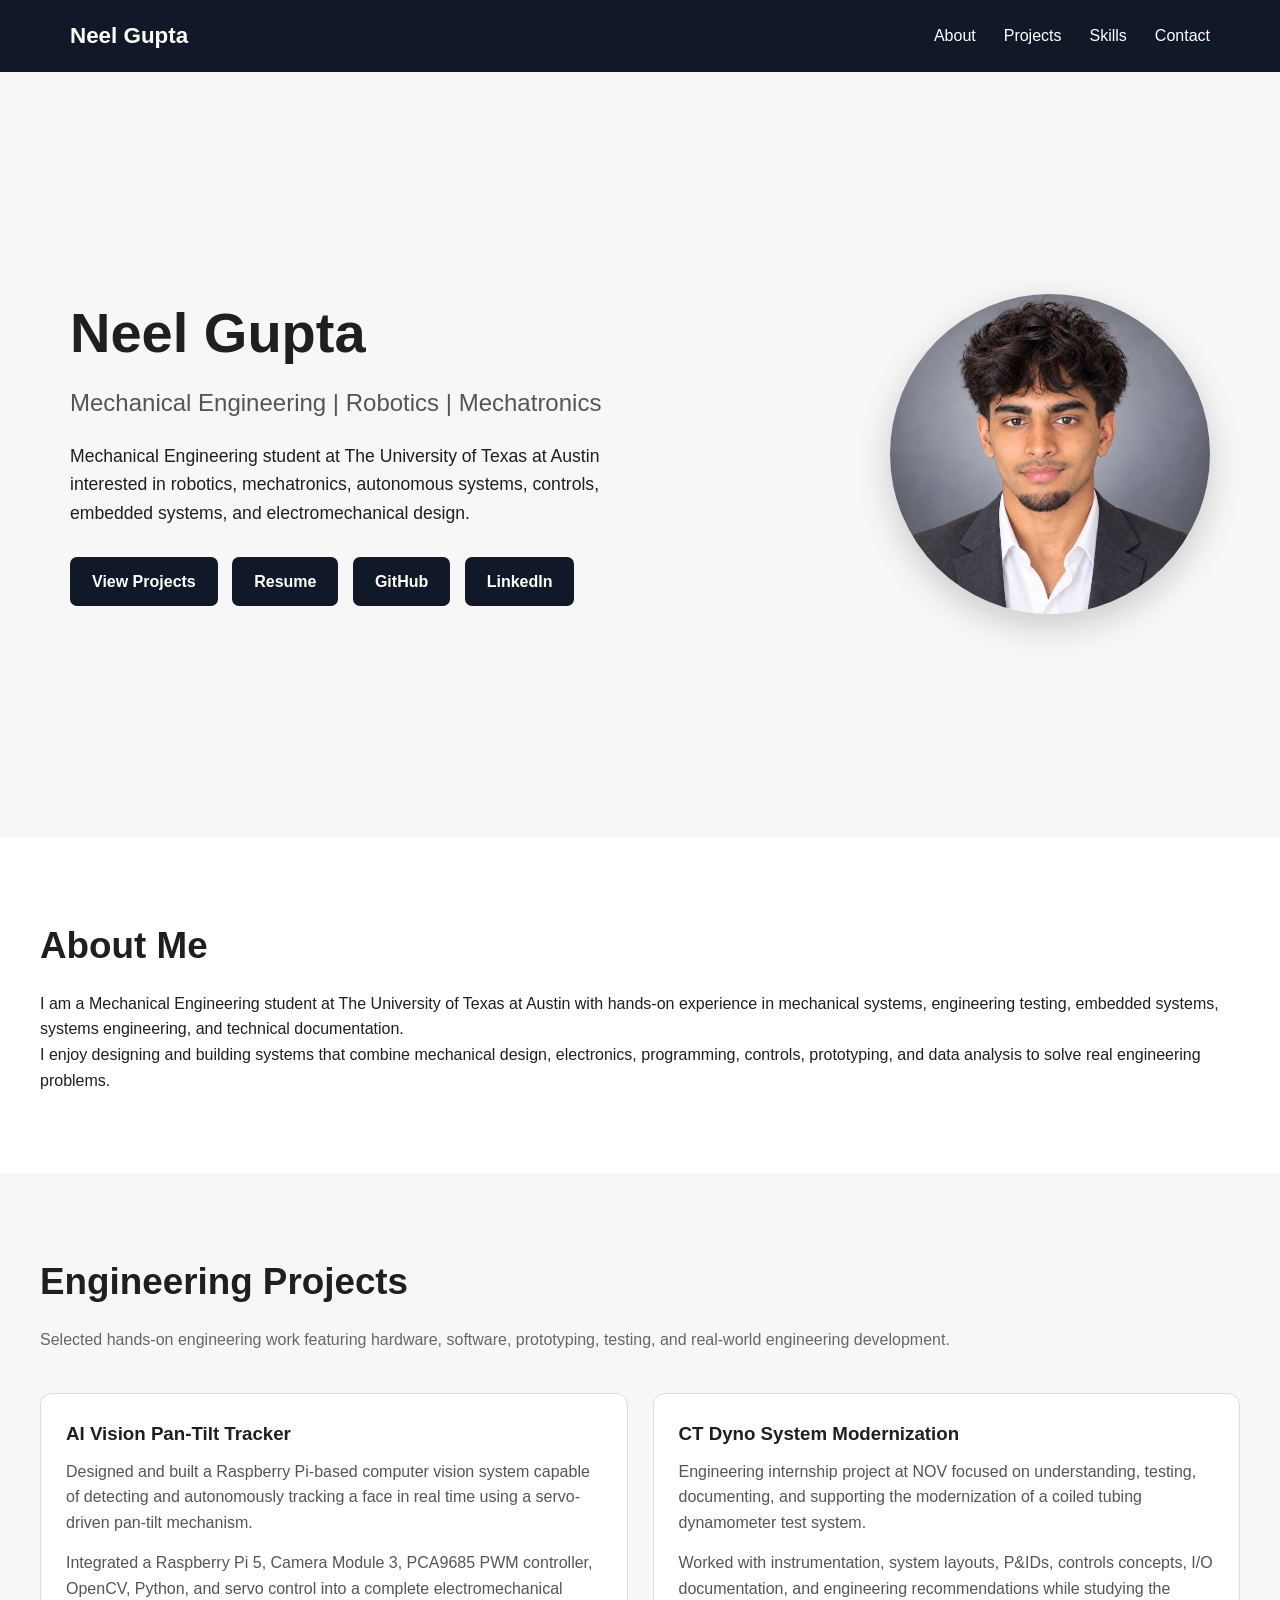
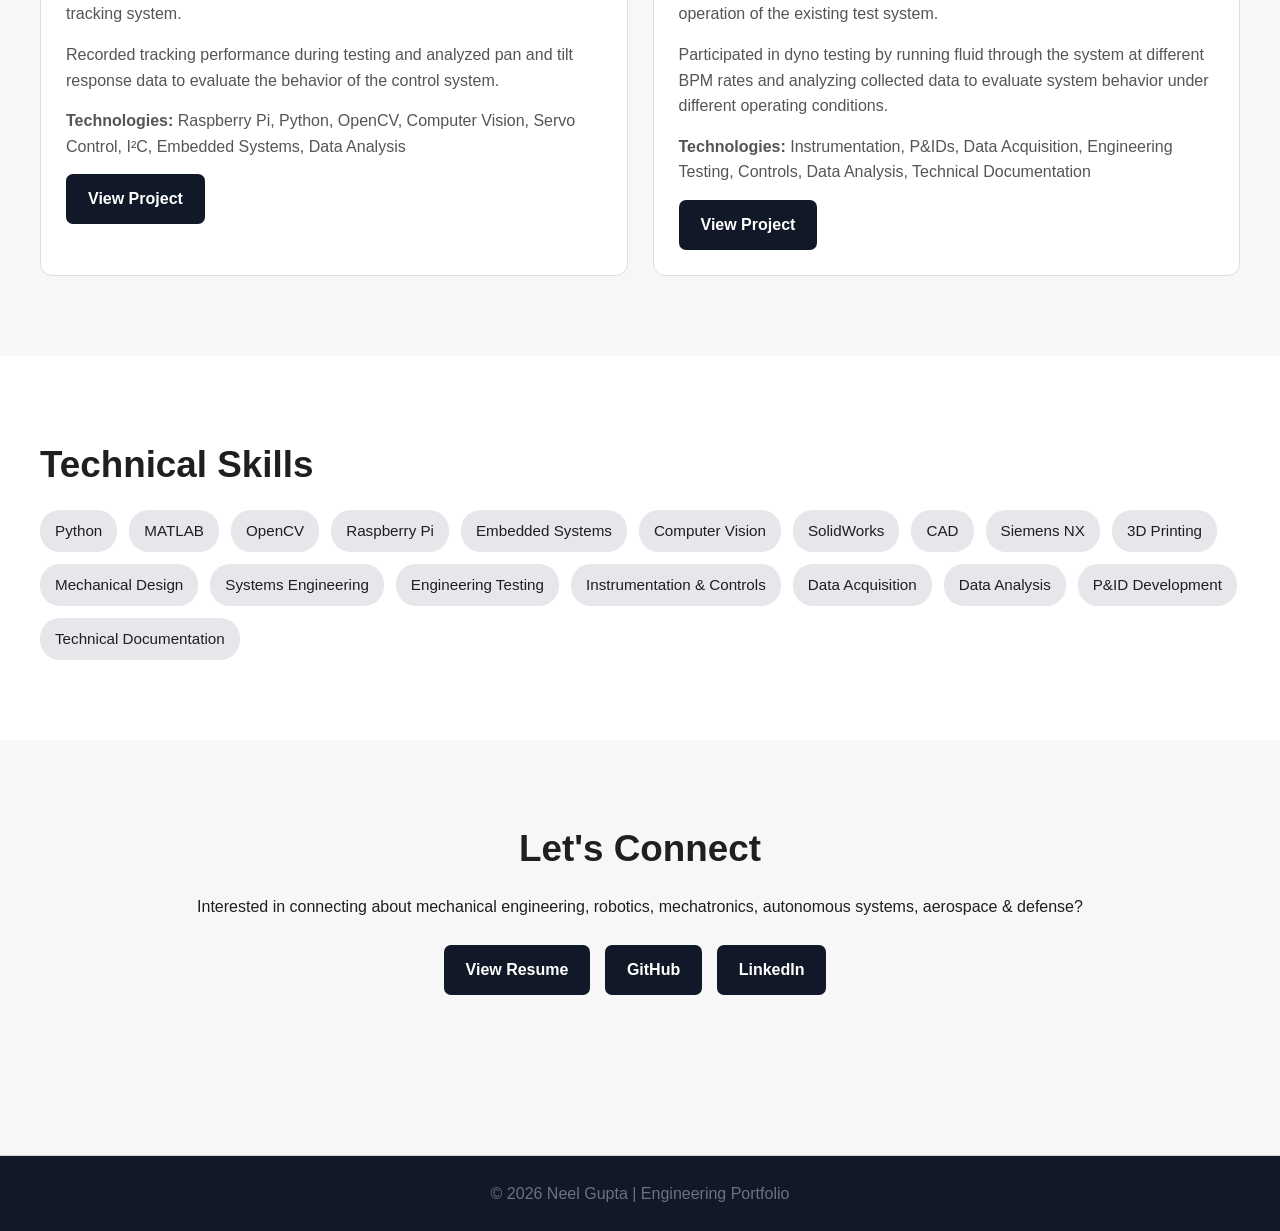
<file: index.html>
<!DOCTYPE html>
<html lang="en">

<head>
  <meta charset="UTF-8">

  <meta name="viewport" content="width=device-width, initial-scale=1.0">

  <title>Neel Gupta | Engineering Portfolio</title>

  <link rel="stylesheet" href="style.css">
</head>


<body>


  <!-- ========================================= -->
  <!-- NAVIGATION -->
  <!-- ========================================= -->

  <header>

    <nav>

      <h1>Neel Gupta</h1>

      <ul>

        <li>
          <a href="#about">About</a>
        </li>

        <li>
          <a href="#projects">Projects</a>
        </li>

        <li>
          <a href="#skills">Skills</a>
        </li>

        <li>
          <a href="#contact">Contact</a>
        </li>

      </ul>

    </nav>

  </header>



  <main>


    <!-- ========================================= -->
    <!-- HERO SECTION -->
    <!-- ========================================= -->

    <section class="hero">

      <div class="hero-text">

        <h1>Neel Gupta</h1>

        <h2>
          Mechanical Engineering | Robotics | Mechatronics
        </h2>

        <p>
          Mechanical Engineering student at The University of Texas at Austin
          interested in robotics, mechatronics, autonomous systems, controls,
          embedded systems, and electromechanical design.
        </p>


        <a
          class="btn"
          href="#projects">

          View Projects

        </a>


        <a
          class="btn"
          href="Neel_Gupta_Resume.pdf?v=2"
          target="_blank">

          Resume

        </a>


        <a
          class="btn"
          href="https://github.com/neelgupta03"
          target="_blank"
          rel="noopener noreferrer">

          GitHub

        </a>


        <a
          class="btn"
          href="https://www.linkedin.com/in/neel-gupta-011253328/"
          target="_blank"
          rel="noopener noreferrer">

          LinkedIn

        </a>

      </div>



      <!-- HEADSHOT -->

      <div class="hero-image">

        <img
          src="headshot.png?v=2"
          alt="Neel Gupta"
          style="
            width: 320px;
            height: 320px;
            object-fit: cover;
            border-radius: 50%;
            box-shadow: 0 12px 35px rgba(0,0,0,0.18);
          ">

      </div>

    </section>



    <!-- ========================================= -->
    <!-- ABOUT -->
    <!-- ========================================= -->

    <section id="about">

      <div class="container">

        <h2>About Me</h2>

        <p>
          I am a Mechanical Engineering student at The University of Texas at
          Austin with hands-on experience in mechanical systems, engineering
          testing, embedded systems, systems engineering, and technical
          documentation.
        </p>

        <p>
          I enjoy designing and building systems that combine mechanical
          design, electronics, programming, controls, prototyping, and
          data analysis to solve real engineering problems.
        </p>

      </div>

    </section>



    <!-- ========================================= -->
    <!-- PROJECTS -->
    <!-- ========================================= -->

    <section id="projects">

      <div class="container">

        <h2>Engineering Projects</h2>

        <p class="section-description">
          Selected hands-on engineering work featuring hardware,
          software, prototyping, testing, and real-world engineering
          development.
        </p>



        <div class="project-grid">


          <!-- ========================================= -->
          <!-- AI VISION TRACKER -->
          <!-- ========================================= -->

          <div class="project-card">

            <h3>AI Vision Pan-Tilt Tracker</h3>

            <p>
              Designed and built a Raspberry Pi-based computer vision system
              capable of detecting and autonomously tracking a face in real
              time using a servo-driven pan-tilt mechanism.
            </p>

            <p>
              Integrated a Raspberry Pi 5, Camera Module 3, PCA9685 PWM
              controller, OpenCV, Python, and servo control into a complete
              electromechanical tracking system.
            </p>

            <p>
              Recorded tracking performance during testing and analyzed
              pan and tilt response data to evaluate the behavior of the
              control system.
            </p>

            <p>
              <strong>Technologies:</strong>
              Raspberry Pi, Python, OpenCV, Computer Vision,
              Servo Control, I²C, Embedded Systems, Data Analysis
            </p>


            <a
              class="btn"
              href="tracker.html">

              View Project

            </a>

          </div>



          <!-- ========================================= -->
          <!-- NOV INTERNSHIP PROJECT -->
          <!-- ========================================= -->

          <div class="project-card">

            <h3>CT Dyno System Modernization</h3>

            <p>
              Engineering internship project at NOV focused on understanding,
              testing, documenting, and supporting the modernization of a
              coiled tubing dynamometer test system.
            </p>

            <p>
              Worked with instrumentation, system layouts, P&amp;IDs,
              controls concepts, I/O documentation, and engineering
              recommendations while studying the operation of the existing
              test system.
            </p>

            <p>
              Participated in dyno testing by running fluid through the
              system at different BPM rates and analyzing collected data
              to evaluate system behavior under different operating
              conditions.
            </p>

            <p>
              <strong>Technologies:</strong>
              Instrumentation, P&amp;IDs, Data Acquisition,
              Engineering Testing, Controls, Data Analysis,
              Technical Documentation
            </p>


            <a
              class="btn"
              href="nov.html">

              View Project

            </a>

          </div>


        </div>

      </div>

    </section>

    <!-- ========================================= -->
    <!-- SKILLS -->
    <!-- ========================================= -->

    <section id="skills">

      <div class="container">

        <h2>Technical Skills</h2>


        <div class="skills">

          <span>Python</span>

          <span>MATLAB</span>

          <span>OpenCV</span>

          <span>Raspberry Pi</span>

          <span>Embedded Systems</span>

          <span>Computer Vision</span>

          <span>SolidWorks</span>

          <span>CAD</span>

          <span>Siemens NX</span>

          <span>3D Printing</span>

          <span>Mechanical Design</span>

          <span>Systems Engineering</span>

          <span>Engineering Testing</span>

          <span>Instrumentation &amp; Controls</span>

          <span>Data Acquisition</span>

          <span>Data Analysis</span>

          <span>P&amp;ID Development</span>

          <span>Technical Documentation</span>

        </div>

      </div>

    </section>



    <!-- ========================================= -->
    <!-- CONTACT -->
    <!-- ========================================= -->

    <section id="contact">

      <div class="container contact">

        <h2>Let's Connect</h2>

        <p>
          Interested in connecting about mechanical engineering,
          robotics, mechatronics, autonomous systems,
          aerospace &amp; defense?
        </p>


        <a
          class="btn"
          href="Neel_Gupta_Resume.pdf?v=2"
          target="_blank">

          View Resume

        </a>


        <a
          class="btn"
          href="https://github.com/neelgupta03"
          target="_blank"
          rel="noopener noreferrer">

          GitHub

        </a>


        <a
          class="btn"
          href="https://www.linkedin.com/in/neel-gupta-011253328/"
          target="_blank"
          rel="noopener noreferrer">

          LinkedIn

        </a>

      </div>

    </section>


  </main>



  <!-- ========================================= -->
  <!-- FOOTER -->
  <!-- ========================================= -->

  <footer>

    <p>
      © 2026 Neel Gupta | Engineering Portfolio
    </p>

  </footer>


</body>

</html>
</file>
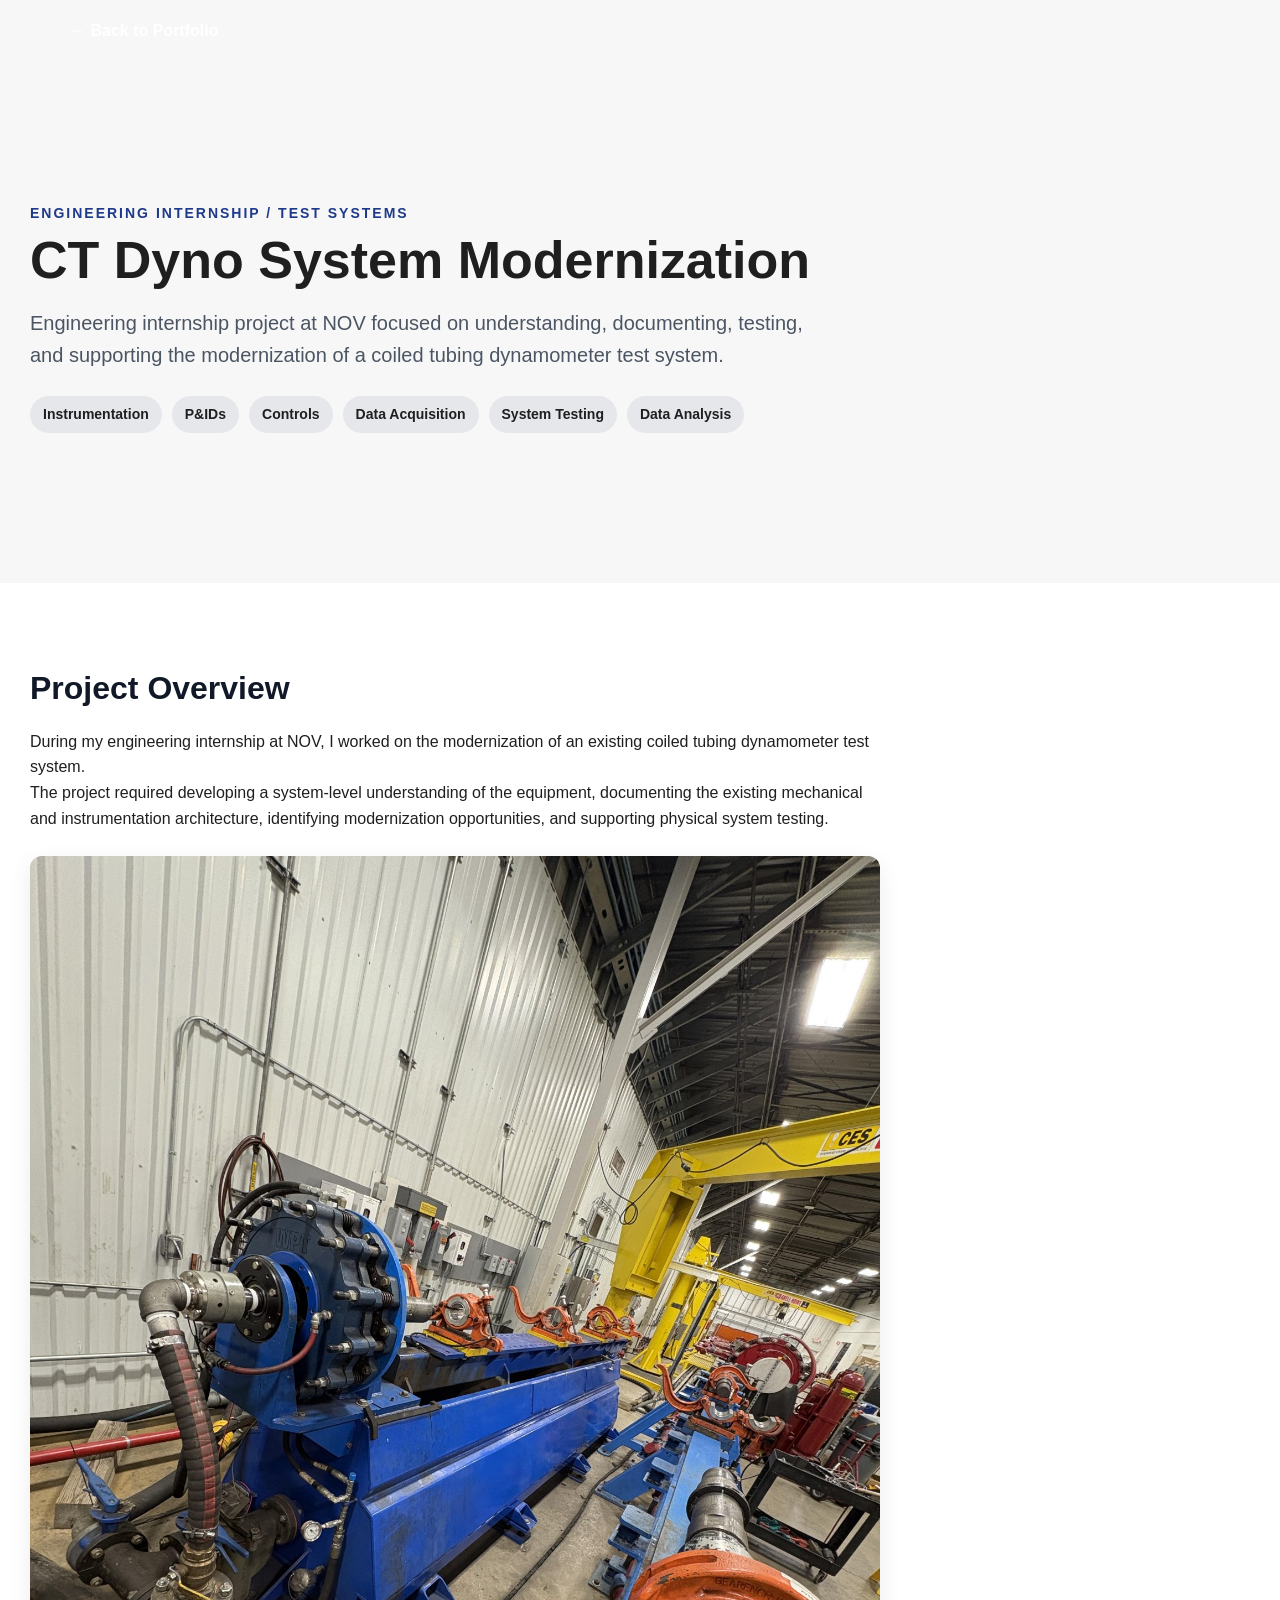
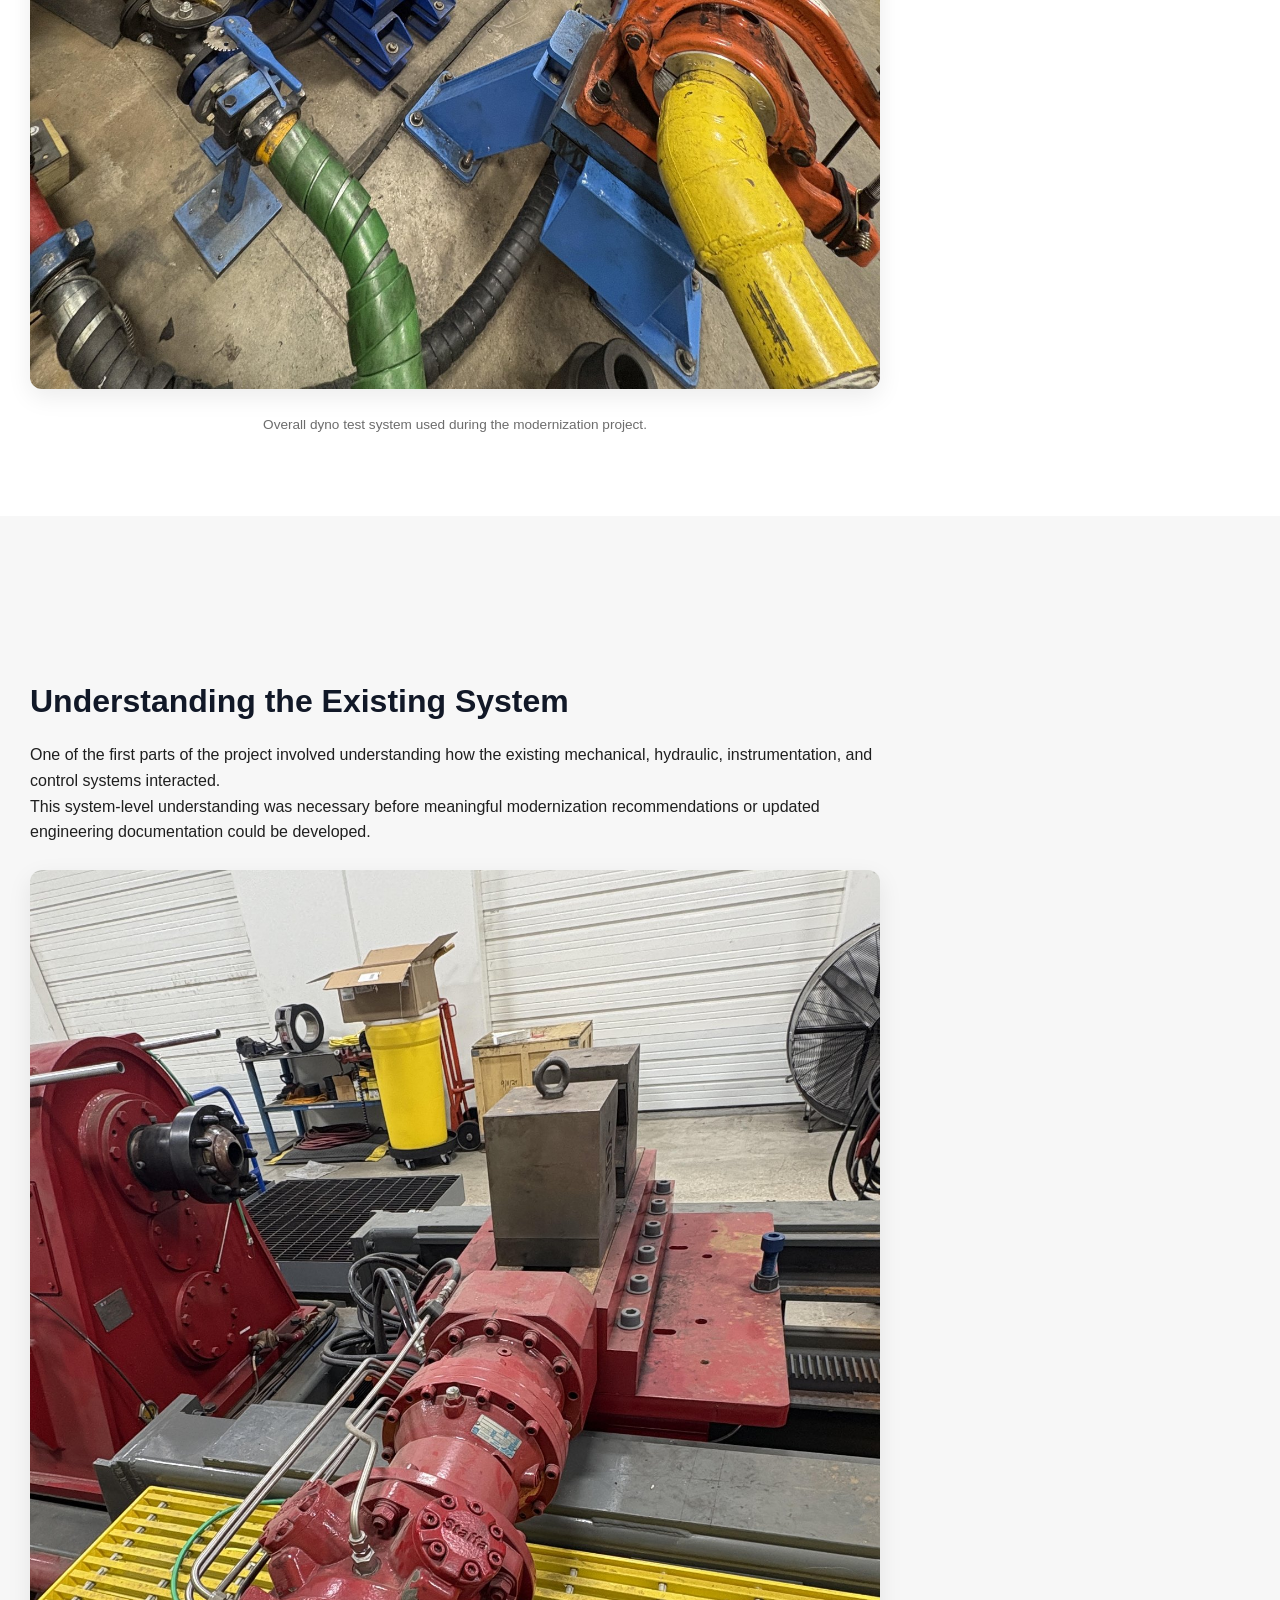
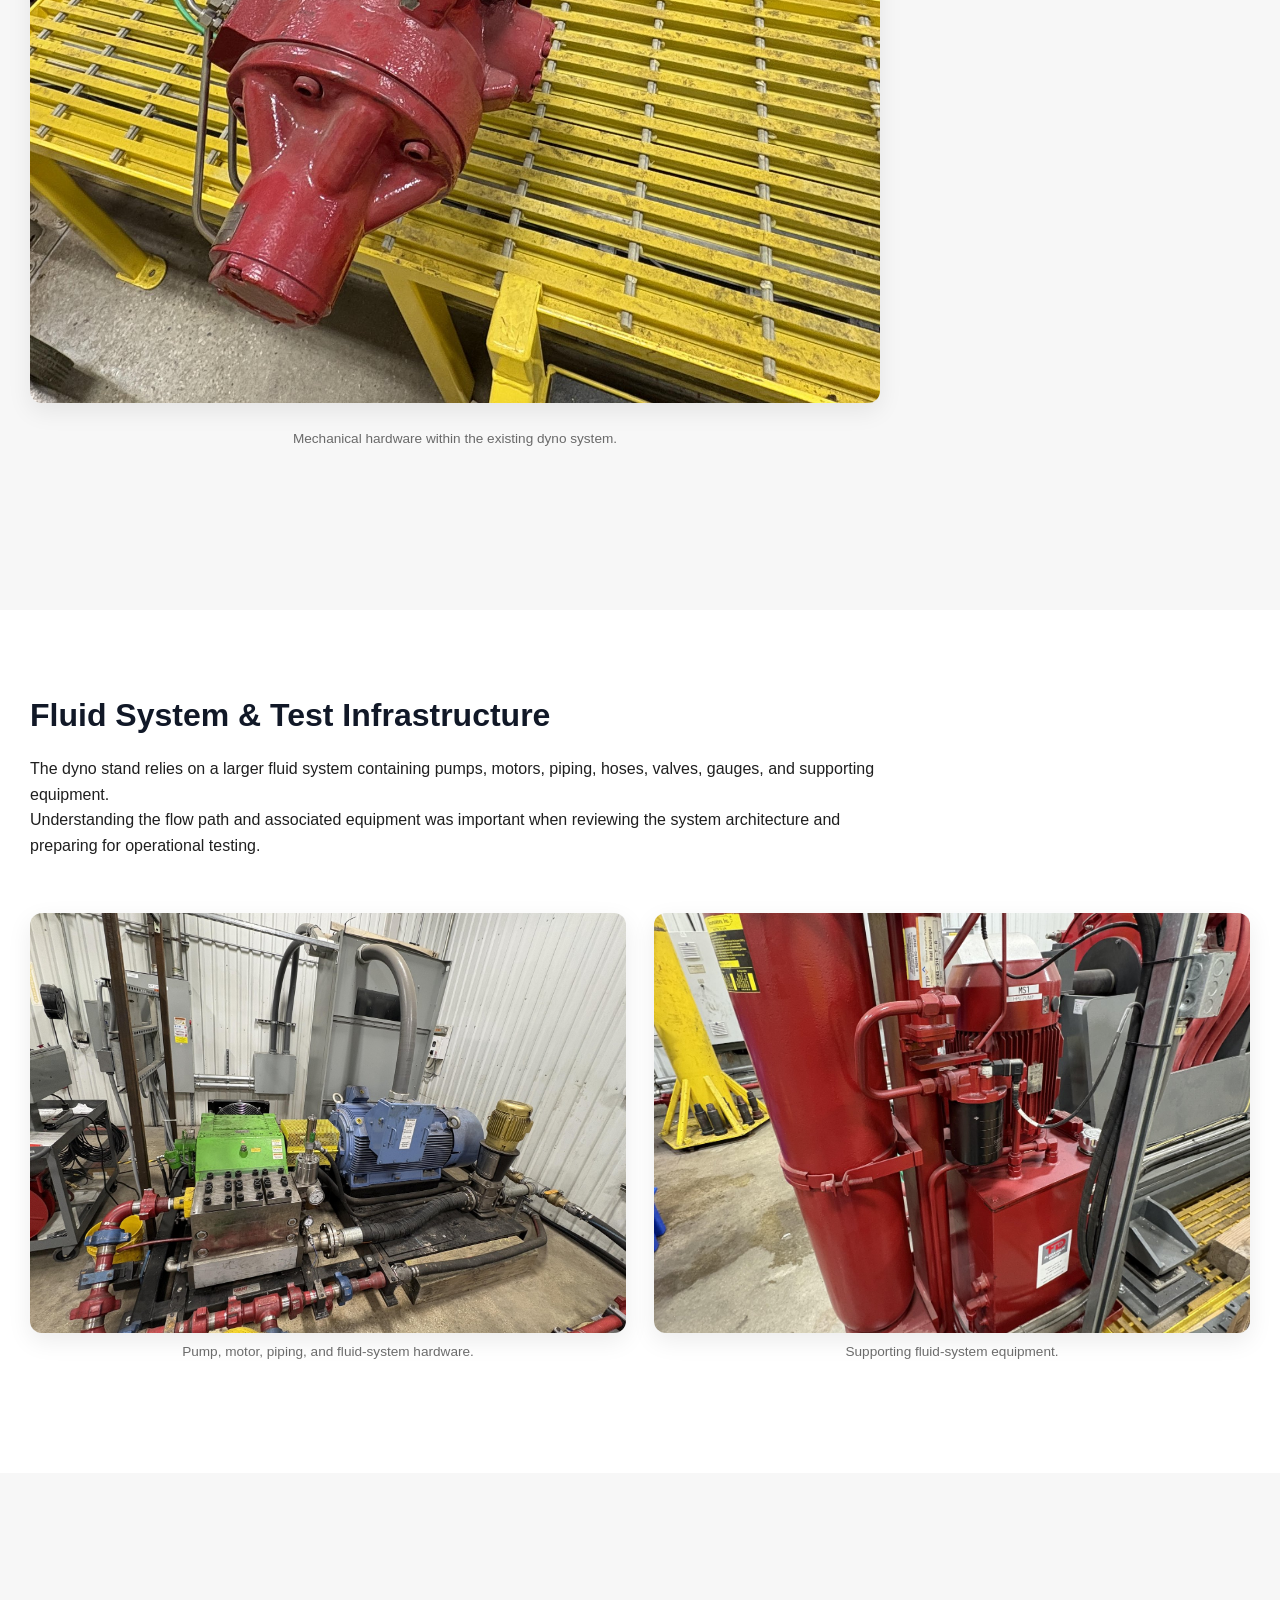
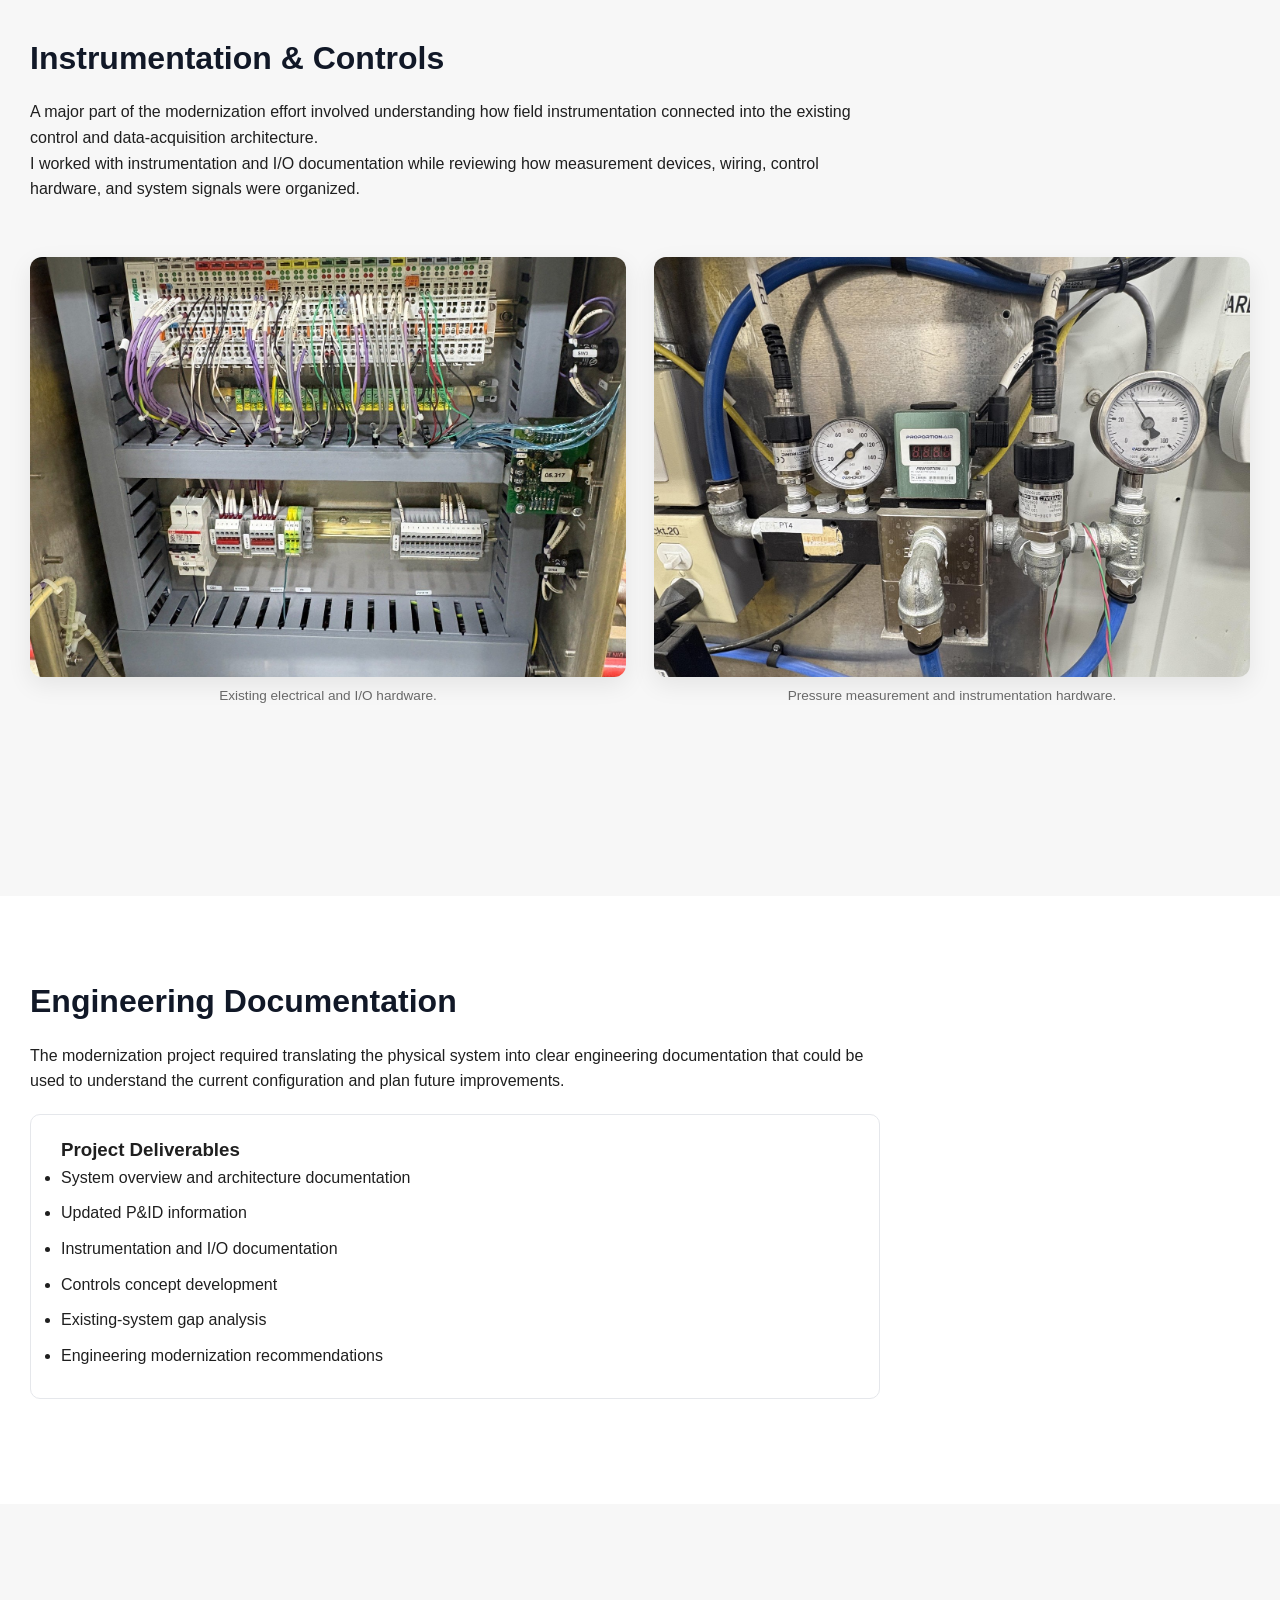
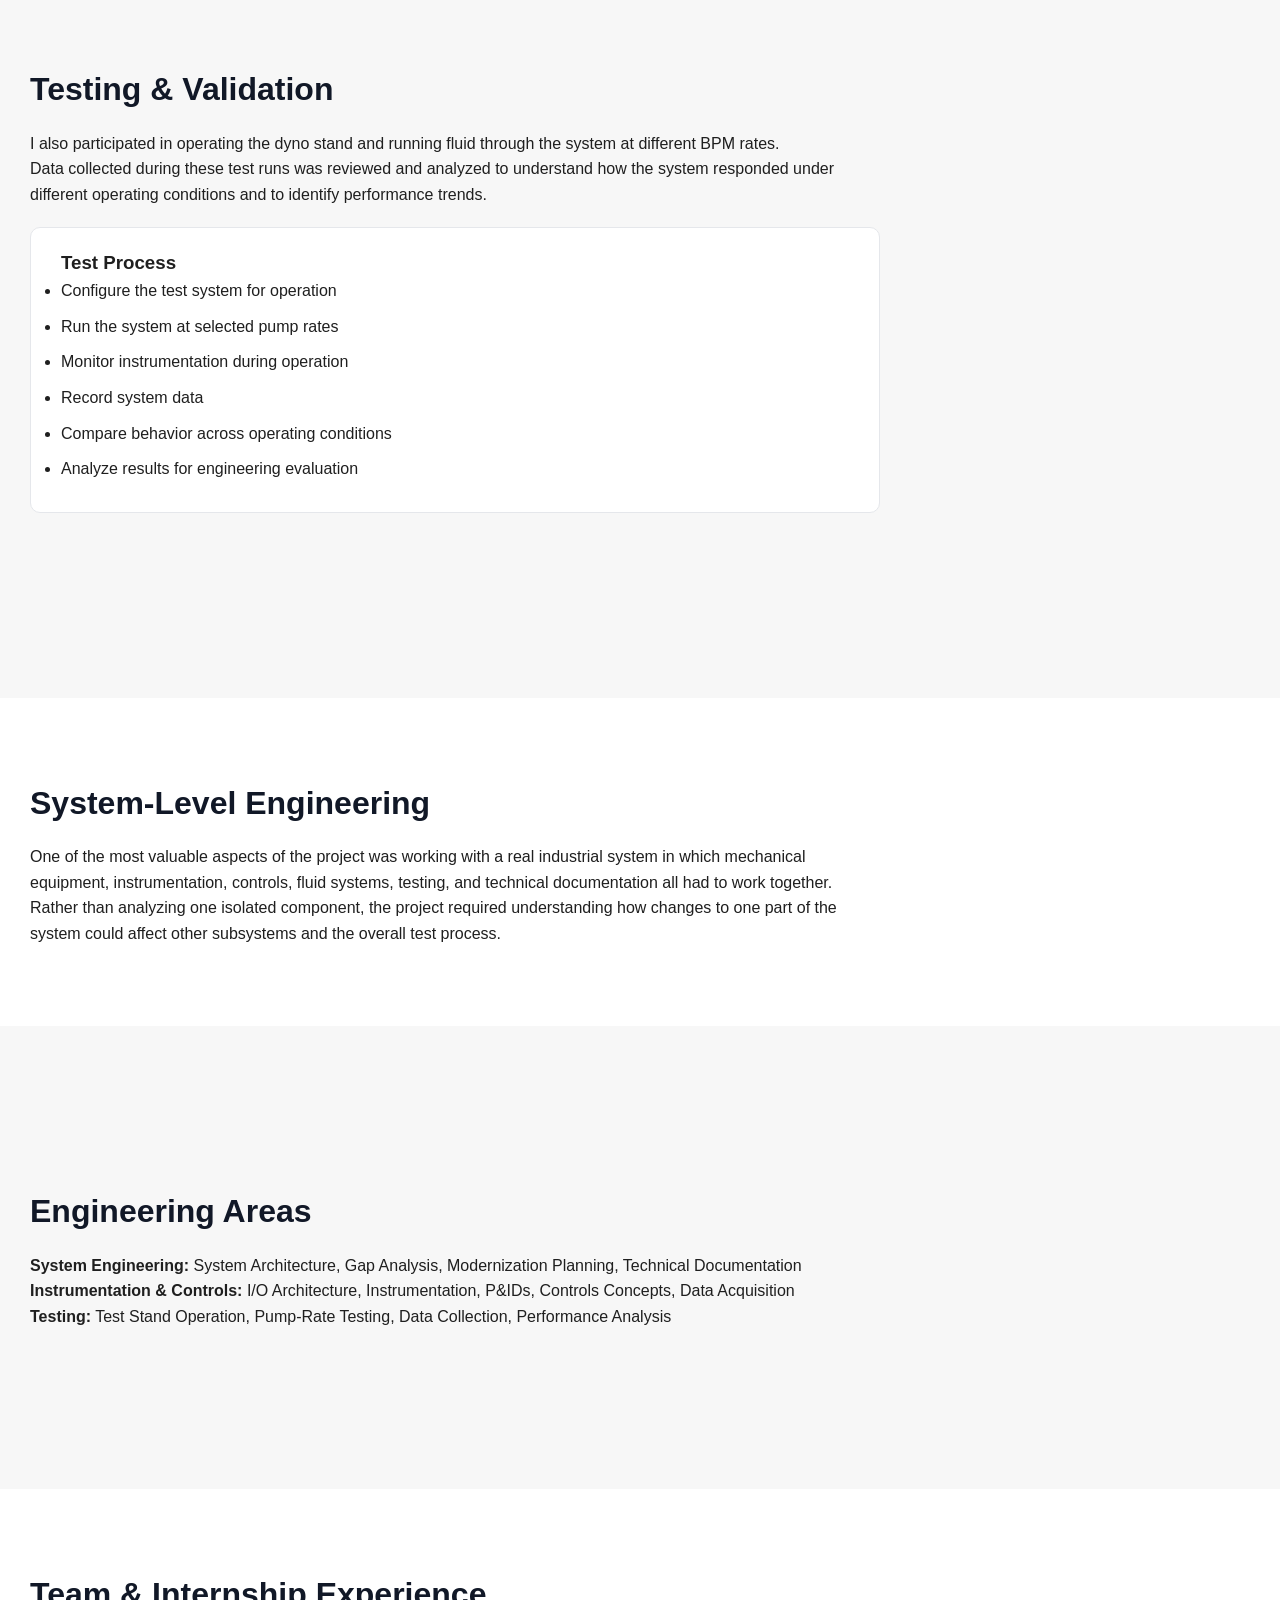
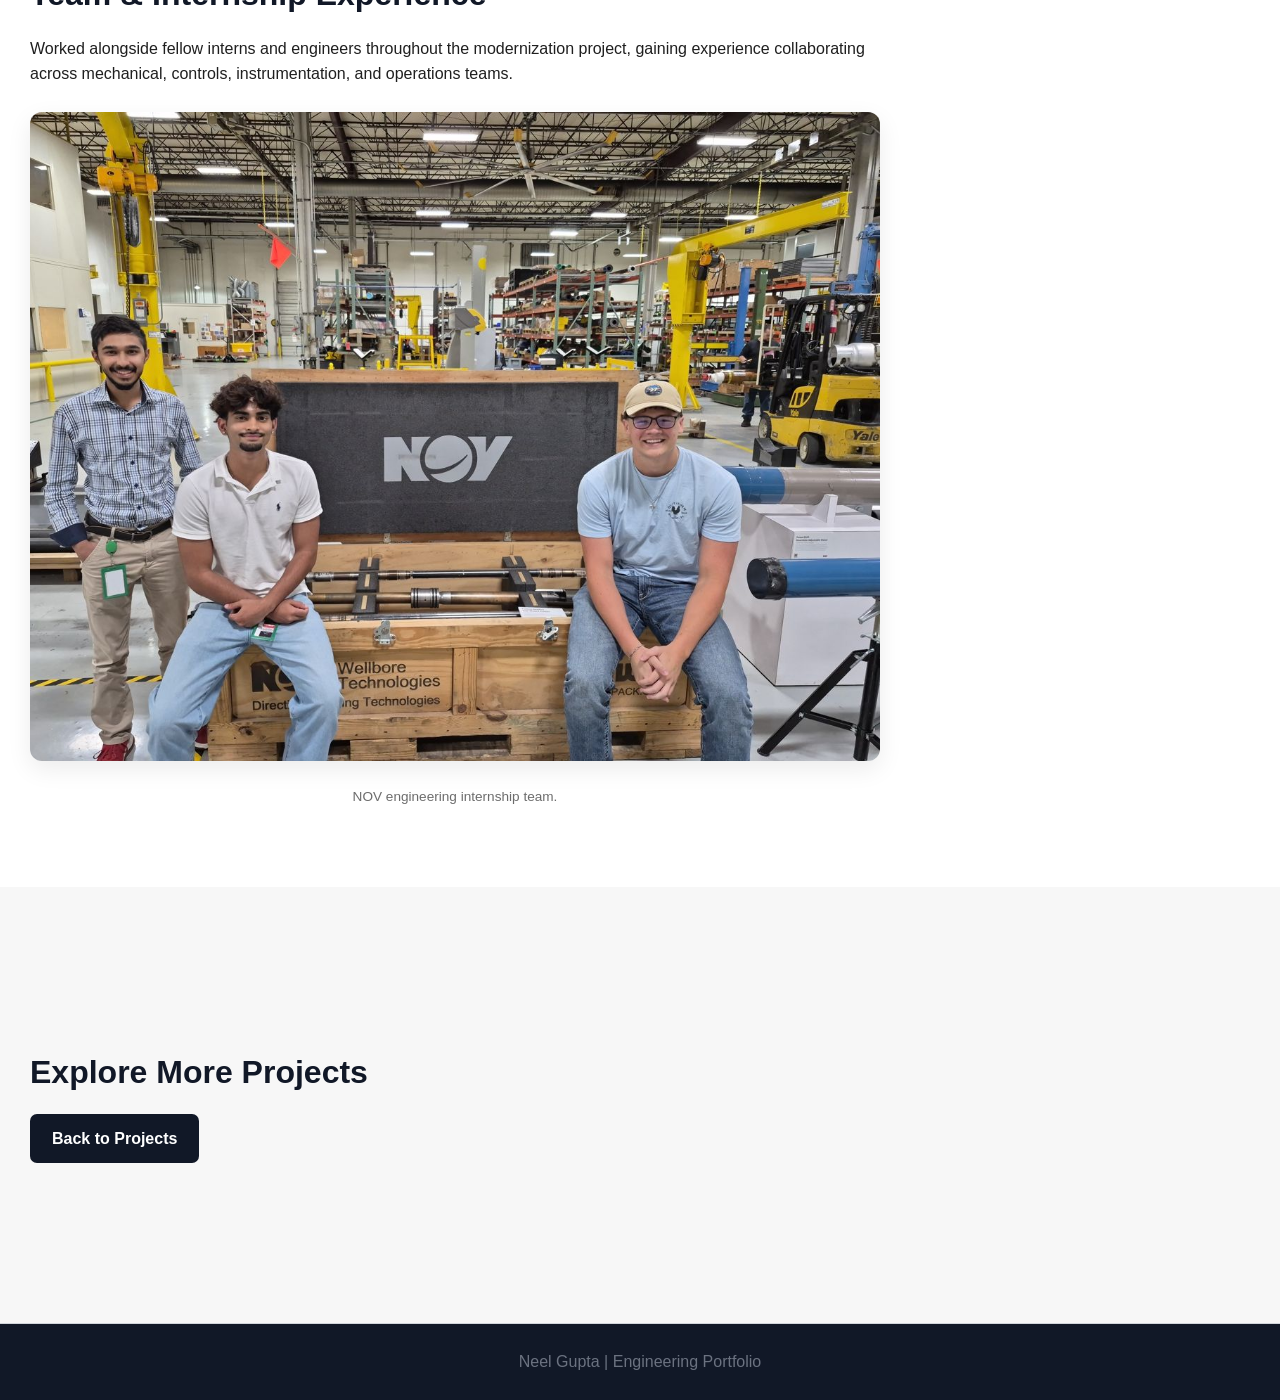
<file: nov.html>
<!DOCTYPE html>
<html lang="en">

<head>
    <meta charset="UTF-8">
    <meta name="viewport" content="width=device-width, initial-scale=1.0">

    <title>CT Dyno System Modernization | Neel Gupta</title>

    <link rel="stylesheet" href="style.css">
</head>

<body>

    <!-- ========================================= -->
    <!-- NAVIGATION -->
    <!-- ========================================= -->

    <nav class="navbar">
        <a href="index.html">
            ← Back to Portfolio
        </a>
    </nav>


    <!-- ========================================= -->
    <!-- PROJECT HEADER -->
    <!-- ========================================= -->

    <section class="project-header">

        <p class="project-label">
            ENGINEERING INTERNSHIP / TEST SYSTEMS
        </p>

        <h1>
            CT Dyno System Modernization
        </h1>

        <p class="project-intro">
            Engineering internship project at NOV focused on understanding,
            documenting, testing, and supporting the modernization of a
            coiled tubing dynamometer test system.
        </p>

        <div class="tech-tags">

            <span>Instrumentation</span>
            <span>P&amp;IDs</span>
            <span>Controls</span>
            <span>Data Acquisition</span>
            <span>System Testing</span>
            <span>Data Analysis</span>

        </div>

    </section>


    <!-- ========================================= -->
    <!-- PROJECT OVERVIEW -->
    <!-- ========================================= -->

    <section class="project-section">

        <h2>
            Project Overview
        </h2>

        <p>
            During my engineering internship at NOV, I worked on the
            modernization of an existing coiled tubing dynamometer test
            system.
        </p>

        <p>
            The project required developing a system-level understanding of
            the equipment, documenting the existing mechanical and
            instrumentation architecture, identifying modernization
            opportunities, and supporting physical system testing.
        </p>

        <img
            class="project-image"
            src="assets/nov/NOV-Dyno-Overview.jpg"
            alt="NOV coiled tubing dynamometer test system"
        >

        <p class="image-caption">
            Overall dyno test system used during the modernization project.
        </p>

    </section>


    <!-- ========================================= -->
    <!-- UNDERSTANDING THE EXISTING SYSTEM -->
    <!-- ========================================= -->

    <section class="project-section">

        <h2>
            Understanding the Existing System
        </h2>

        <p>
            One of the first parts of the project involved understanding how
            the existing mechanical, hydraulic, instrumentation, and control
            systems interacted.
        </p>

        <p>
            This system-level understanding was necessary before meaningful
            modernization recommendations or updated engineering
            documentation could be developed.
        </p>

        <img
            class="project-image"
            src="assets/nov/NOV-Mechanical-Assembly.jpg"
            alt="Mechanical assembly within the NOV dyno test system"
        >

        <p class="image-caption">
            Mechanical hardware within the existing dyno system.
        </p>

    </section>


    <!-- ========================================= -->
    <!-- FLUID SYSTEM -->
    <!-- ========================================= -->

    <section class="project-section">

        <h2>
            Fluid System &amp; Test Infrastructure
        </h2>

        <p>
            The dyno stand relies on a larger fluid system containing pumps,
            motors, piping, hoses, valves, gauges, and supporting equipment.
        </p>

        <p>
            Understanding the flow path and associated equipment was important
            when reviewing the system architecture and preparing for
            operational testing.
        </p>

        <div class="nov-image-grid">

            <div>

                <img
                    class="project-image"
                    src="assets/nov/NOV-Fluid-Power-Unit.jpg"
                    alt="Pump and motor equipment used with the NOV dyno system"
                >

                <p class="image-caption">
                    Pump, motor, piping, and fluid-system hardware.
                </p>

            </div>

            <div>

                <img
                    class="project-image"
                    src="assets/nov/NOV-Filtration-System.jpg"
                    alt="Fluid conditioning equipment associated with the dyno system"
                >

                <p class="image-caption">
                    Supporting fluid-system equipment.
                </p>

            </div>

        </div>

    </section>


    <!-- ========================================= -->
    <!-- INSTRUMENTATION -->
    <!-- ========================================= -->

    <section class="project-section">

        <h2>
            Instrumentation &amp; Controls
        </h2>

        <p>
            A major part of the modernization effort involved understanding
            how field instrumentation connected into the existing control
            and data-acquisition architecture.
        </p>

        <p>
            I worked with instrumentation and I/O documentation while reviewing
            how measurement devices, wiring, control hardware, and system
            signals were organized.
        </p>

        <div class="nov-image-grid">

            <div>

                <img
                    class="project-image"
                    src="assets/nov/NOV-IO-Panel.jpg"
                    alt="Electrical and I/O panel from the NOV dyno system"
                >

                <p class="image-caption">
                    Existing electrical and I/O hardware.
                </p>

            </div>

            <div>

                <img
                    class="project-image"
                    src="assets/nov/NOV-Pressure-Instrumentation.jpg"
                    alt="Pressure instrumentation installed in the NOV dyno system"
                >

                <p class="image-caption">
                    Pressure measurement and instrumentation hardware.
                </p>

            </div>

        </div>

    </section>


    <!-- ========================================= -->
    <!-- ENGINEERING DOCUMENTATION -->
    <!-- ========================================= -->

    <section class="project-section">

        <h2>
            Engineering Documentation
        </h2>

        <p>
            The modernization project required translating the physical
            system into clear engineering documentation that could be used
            to understand the current configuration and plan future
            improvements.
        </p>

        <div class="results-box">

            <h3>
                Project Deliverables
            </h3>

            <ul>

                <li>
                    System overview and architecture documentation
                </li>

                <li>
                    Updated P&amp;ID information
                </li>

                <li>
                    Instrumentation and I/O documentation
                </li>

                <li>
                    Controls concept development
                </li>

                <li>
                    Existing-system gap analysis
                </li>

                <li>
                    Engineering modernization recommendations
                </li>

            </ul>

        </div>

    </section>


    <!-- ========================================= -->
    <!-- TESTING -->
    <!-- ========================================= -->

    <section class="project-section">

        <h2>
            Testing &amp; Validation
        </h2>

        <p>
            I also participated in operating the dyno stand and running fluid
            through the system at different BPM rates.
        </p>

        <p>
            Data collected during these test runs was reviewed and analyzed
            to understand how the system responded under different operating
            conditions and to identify performance trends.
        </p>

        <div class="results-box">

            <h3>
                Test Process
            </h3>

            <ul>

                <li>
                    Configure the test system for operation
                </li>

                <li>
                    Run the system at selected pump rates
                </li>

                <li>
                    Monitor instrumentation during operation
                </li>

                <li>
                    Record system data
                </li>

                <li>
                    Compare behavior across operating conditions
                </li>

                <li>
                    Analyze results for engineering evaluation
                </li>

            </ul>

        </div>

    </section>


    <!-- ========================================= -->
    <!-- SYSTEM ENGINEERING -->
    <!-- ========================================= -->

    <section class="project-section">

        <h2>
            System-Level Engineering
        </h2>

        <p>
            One of the most valuable aspects of the project was working with
            a real industrial system in which mechanical equipment,
            instrumentation, controls, fluid systems, testing, and technical
            documentation all had to work together.
        </p>

        <p>
            Rather than analyzing one isolated component, the project required
            understanding how changes to one part of the system could affect
            other subsystems and the overall test process.
        </p>

    </section>


    <!-- ========================================= -->
    <!-- ENGINEERING AREAS -->
    <!-- ========================================= -->

    <section class="project-section">

        <h2>
            Engineering Areas
        </h2>

        <p>
            <strong>System Engineering:</strong>
            System Architecture,
            Gap Analysis,
            Modernization Planning,
            Technical Documentation
        </p>

        <p>
            <strong>Instrumentation &amp; Controls:</strong>
            I/O Architecture,
            Instrumentation,
            P&amp;IDs,
            Controls Concepts,
            Data Acquisition
        </p>

        <p>
            <strong>Testing:</strong>
            Test Stand Operation,
            Pump-Rate Testing,
            Data Collection,
            Performance Analysis
        </p>

    </section>


    <!-- ========================================= -->
    <!-- TEAM & INTERNSHIP EXPERIENCE -->
    <!-- ========================================= -->

    <section class="project-section">

        <h2>
            Team &amp; Internship Experience
        </h2>

        <p>
            Worked alongside fellow interns and engineers throughout the
            modernization project, gaining experience collaborating across
            mechanical, controls, instrumentation, and operations teams.
        </p>

        <img
            class="project-image"
            src="assets/nov/NOV_Interns.jpeg"
            alt="NOV engineering intern team"
        >

        <p class="image-caption">
            NOV engineering internship team.
        </p>

    </section>


    <!-- ========================================= -->
    <!-- BACK TO PROJECTS -->
    <!-- ========================================= -->

    <section class="project-section project-end">

        <h2>
            Explore More Projects
        </h2>

        <a
            class="btn"
            href="index.html#projects">

            Back to Projects

        </a>

    </section>


    <!-- ========================================= -->
    <!-- FOOTER -->
    <!-- ========================================= -->

    <footer>

        <p>
            Neel Gupta | Engineering Portfolio
        </p>

    </footer>

</body>

</html>
</file>
<file: style.css>
/* ---------- GLOBAL ---------- */

* {
  box-sizing: border-box;
  margin: 0;
  padding: 0;
}

html {
  scroll-behavior: smooth;
}

body {
  font-family: Arial, Helvetica, sans-serif;
  background: #f7f7f7;
  color: #1f1f1f;
  line-height: 1.6;
}

a {
  text-decoration: none;
  color: inherit;
}

img {
  max-width: 100%;
  display: block;
}

/* ---------- NAVIGATION ---------- */

header {
  background: #111827;
  color: white;
  position: sticky;
  top: 0;
  z-index: 1000;
}

nav {
  max-width: 1200px;
  margin: auto;
  padding: 18px 30px;
  display: flex;
  justify-content: space-between;
  align-items: center;
}

nav h1 {
  font-size: 1.4rem;
}

nav ul {
  list-style: none;
  display: flex;
  gap: 28px;
}

nav a {
  color: white;
  font-weight: 500;
}

nav a:hover {
  opacity: 0.7;
}

/* ---------- HERO ---------- */

.hero {
  min-height: 85vh;
  max-width: 1200px;
  margin: auto;
  padding: 90px 30px;
  display: flex;
  align-items: center;
  justify-content: space-between;
  gap: 60px;
}

.hero-text {
  max-width: 650px;
}

.hero h1 {
  font-size: 3.5rem;
  line-height: 1.1;
  margin-bottom: 20px;
}

.hero h2 {
  font-size: 1.5rem;
  font-weight: 500;
  margin-bottom: 20px;
  color: #555;
}

.hero p {
  font-size: 1.1rem;
  margin-bottom: 30px;
  max-width: 600px;
}

.hero img {
  width: 320px;
  border-radius: 16px;
}

/* ---------- BUTTONS ---------- */

.button,
.btn {
  display: inline-block;
  background: #111827;
  color: white;
  padding: 12px 22px;
  border-radius: 7px;
  margin-right: 10px;
  font-weight: 600;
  transition: 0.2s;
}

.button:hover,
.btn:hover {
  transform: translateY(-2px);
  opacity: 0.85;
}

/* ---------- SECTIONS ---------- */

section {
  padding: 80px 30px;
}

section:nth-of-type(even) {
  background: white;
}

.container {
  max-width: 1200px;
  margin: auto;
}

section h2 {
  font-size: 2.3rem;
  margin-bottom: 15px;
}

.section-description {
  color: #666;
  margin-bottom: 40px;
}

/* ---------- PROJECTS ---------- */

.projects,
.project-grid {
  display: grid;
  grid-template-columns: repeat(auto-fit, minmax(280px, 1fr));
  gap: 25px;
}

.project-card {
  background: white;
  border: 1px solid #ddd;
  border-radius: 12px;
  padding: 25px;
  transition: 0.25s;
}

.project-card:hover {
  transform: translateY(-5px);
  box-shadow: 0 10px 30px rgba(0, 0, 0, 0.08);
}

.project-card h3 {
  margin-bottom: 10px;
}

.project-card p {
  color: #555;
  margin-bottom: 15px;
}

/* ---------- EXPERIENCE ---------- */

.experience-item {
  margin-bottom: 35px;
}

.experience-item h3 {
  font-size: 1.4rem;
}

.experience-item h4 {
  color: #555;
  margin-bottom: 10px;
}

.experience-item ul {
  padding-left: 20px;
}

/* ---------- SKILLS ---------- */

.skills {
  display: flex;
  flex-wrap: wrap;
  gap: 12px;
}

.skills span {
  background: #e5e7eb;
  padding: 9px 15px;
  border-radius: 20px;
  font-size: 0.95rem;
}

/* ---------- CONTACT ---------- */

.contact {
  text-align: center;
}

.contact p {
  margin-bottom: 25px;
}

/* ---------- FOOTER ---------- */

footer {
  background: #111827;
  color: white;
  text-align: center;
  padding: 25px;
}

/* ---------- MOBILE ---------- */

@media (max-width: 768px) {
  nav {
    flex-direction: column;
    gap: 15px;
  }

  nav ul {
    gap: 15px;
    flex-wrap: wrap;
    justify-content: center;
  }

  .hero {
    flex-direction: column-reverse;
    text-align: center;
    padding-top: 60px;
  }

  .hero h1 {
    font-size: 2.5rem;
  }

  .hero img {
    width: 230px;
  }
}
/* ---------- Tracker Project Page ---------- */

.navbar {
    margin-bottom: 60px;
}

.navbar a {
    font-size: 16px;
    font-weight: 600;
}

.project-header {
    margin-bottom: 70px;
}

.project-label {
    font-size: 14px;
    font-weight: bold;
    letter-spacing: 2px;
    color: #1e3a8a;
}

.project-header h1 {
    font-size: 52px;
    margin-top: 5px;
    margin-bottom: 15px;
}

.project-intro {
    font-size: 20px;
    max-width: 800px;
    color: #4b5563;
}

.tech-tags {
    margin-top: 25px;
    display: flex;
    flex-wrap: wrap;
    gap: 10px;
}

.tech-tags span {
    background: #e5e7eb;
    padding: 7px 13px;
    border-radius: 20px;
    font-size: 14px;
    font-weight: 600;
}

.project-section {
    margin-bottom: 80px;
}

.project-section h2 {
    font-size: 32px;
    color: #111827;
    margin-bottom: 15px;
}

.project-section h3 {
    margin-top: 30px;
}

.project-image {
    width: 100%;
    max-width: 850px;
    border-radius: 12px;
    margin: 25px 0;
}

.project-video {
    width: 100%;
    max-width: 850px;
    border-radius: 12px;
    margin-top: 25px;
}

.system-flow {
    max-width: 500px;
    margin: 35px auto;
    text-align: center;
}

.system-flow div {
    background: white;
    border: 1px solid #d1d5db;
    border-radius: 8px;
    padding: 15px;
    font-weight: 600;
}

.system-flow span {
    display: block;
    font-size: 25px;
    margin: 8px 0;
}

.results-box {
    background: white;
    border: 1px solid #e5e7eb;
    border-radius: 10px;
    padding: 20px 30px;
    max-width: 850px;
    margin-bottom: 25px;
}

.button {
    display: inline-block;
    background: #1e3a8a;
    color: white;
    padding: 12px 22px;
    border-radius: 7px;
    text-decoration: none;
    font-weight: 600;
}

.button:hover {
    text-decoration: none;
    opacity: 0.9;
}

footer {
    border-top: 1px solid #d1d5db;
    margin-top: 80px;
    padding-top: 25px;
    color: #6b7280;
}
/* =========================================
   AI TRACKER PROJECT PAGE
   ========================================= */

.navbar {
  margin-bottom: 60px;
}

.navbar a {
  font-size: 16px;
  font-weight: 600;
}


/* PROJECT HEADER */

.project-header {
  margin-bottom: 70px;
}

.project-label {
  font-size: 14px;
  font-weight: 700;
  letter-spacing: 2px;
  color: #1e3a8a;
  margin-bottom: 8px;
}

.project-header h1 {
  font-size: 52px;
  line-height: 1.1;
  margin-top: 0;
  margin-bottom: 18px;
}

.project-intro {
  font-size: 20px;
  max-width: 800px;
  color: #4b5563;
}


/* TECHNOLOGY TAGS */

.tech-tags {
  margin-top: 25px;
  display: flex;
  flex-wrap: wrap;
  gap: 10px;
}

.tech-tags span {
  background: #e5e7eb;
  padding: 7px 13px;
  border-radius: 20px;
  font-size: 14px;
  font-weight: 600;
}


/* PROJECT SECTIONS */

.project-section {
  margin-bottom: 80px;
}

.project-section h2 {
  font-size: 32px;
  color: #111827;
  margin-bottom: 15px;
}

.project-section h3 {
  margin-top: 30px;
}

.project-section p {
  max-width: 850px;
}


/* PROJECT IMAGES */

.project-image {
  display: block;
  width: 100%;
  max-width: 850px;
  height: auto;
  border-radius: 12px;
  margin: 25px 0;
  box-shadow: 0 8px 25px rgba(0, 0, 0, 0.08);
}


/* DEMO VIDEO */

.project-video {
  display: block;
  width: 100%;
  max-width: 850px;
  height: auto;
  border-radius: 12px;
  margin-top: 25px;
  background: #000;
  box-shadow: 0 8px 25px rgba(0, 0, 0, 0.12);
}


/* SYSTEM FLOW DIAGRAM */

.system-flow {
  max-width: 500px;
  margin: 35px 0;
  text-align: center;
}

.system-flow div {
  background: #ffffff;
  border: 1px solid #d1d5db;
  border-radius: 8px;
  padding: 15px;
  font-weight: 600;
  box-shadow: 0 3px 10px rgba(0, 0, 0, 0.04);
}

.system-flow span {
  display: block;
  font-size: 25px;
  margin: 8px 0;
}


/* RESULTS */

.results-box {
  background: #ffffff;
  border: 1px solid #e5e7eb;
  border-radius: 10px;
  padding: 20px 30px;
  max-width: 850px;
  margin: 20px 0 25px;
}

.results-box h3 {
  margin-top: 0;
}

.results-box li {
  margin-bottom: 10px;
}


/* DOWNLOAD BUTTON */

.button {
  display: inline-block;
  background: #1e3a8a;
  color: #ffffff;
  padding: 12px 22px;
  border-radius: 7px;
  text-decoration: none;
  font-weight: 600;
  transition: 0.2s;
}

.button:hover {
  text-decoration: none;
  opacity: 0.9;
  transform: translateY(-1px);
}


/* PROJECT FOOTER */

footer {
  border-top: 1px solid #d1d5db;
  margin-top: 80px;
  padding-top: 25px;
  color: #6b7280;
}


/* MOBILE PROJECT PAGE */

@media (max-width: 700px) {

  .project-header h1 {
    font-size: 38px;
  }

  .project-intro {
    font-size: 18px;
  }

  .project-section h2 {
    font-size: 27px;
  }

  .project-section {
    margin-bottom: 60px;
  }

}
/* ========================================= */
/* NOV PROJECT IMAGE GRID */
/* ========================================= */

.nov-image-grid {
    display: grid;
    grid-template-columns: repeat(2, 1fr);
    gap: 28px;
    margin-top: 30px;
    margin-bottom: 30px;
}

.nov-image-grid .project-image {
    width: 100%;
    height: 420px;
    object-fit: cover;
    margin-bottom: 8px;
}

.image-caption {
    margin-top: 8px;
    text-align: center;
    font-size: 0.85rem;
    opacity: 0.65;
}

@media (max-width: 768px) {

    .nov-image-grid {
        grid-template-columns: 1fr;
    }

    .nov-image-grid .project-image {
        height: auto;
    }

}
</file>
